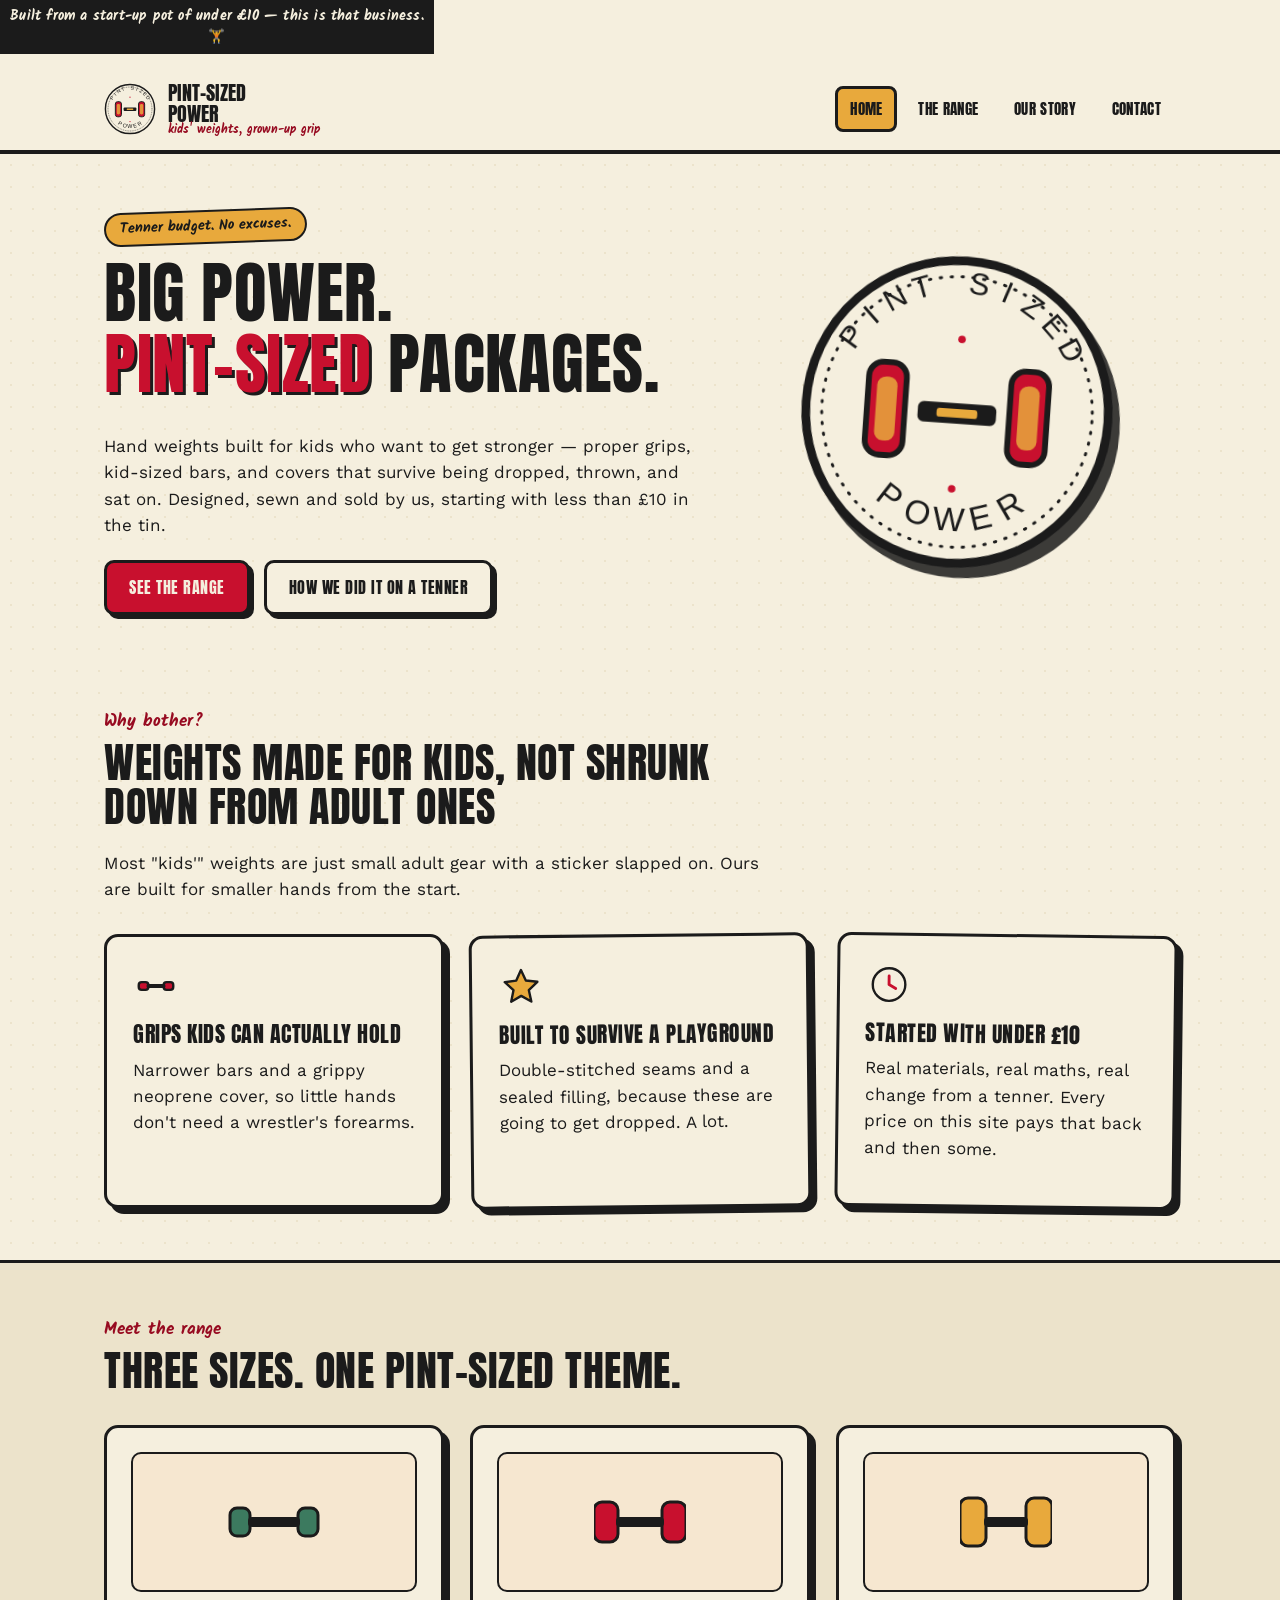
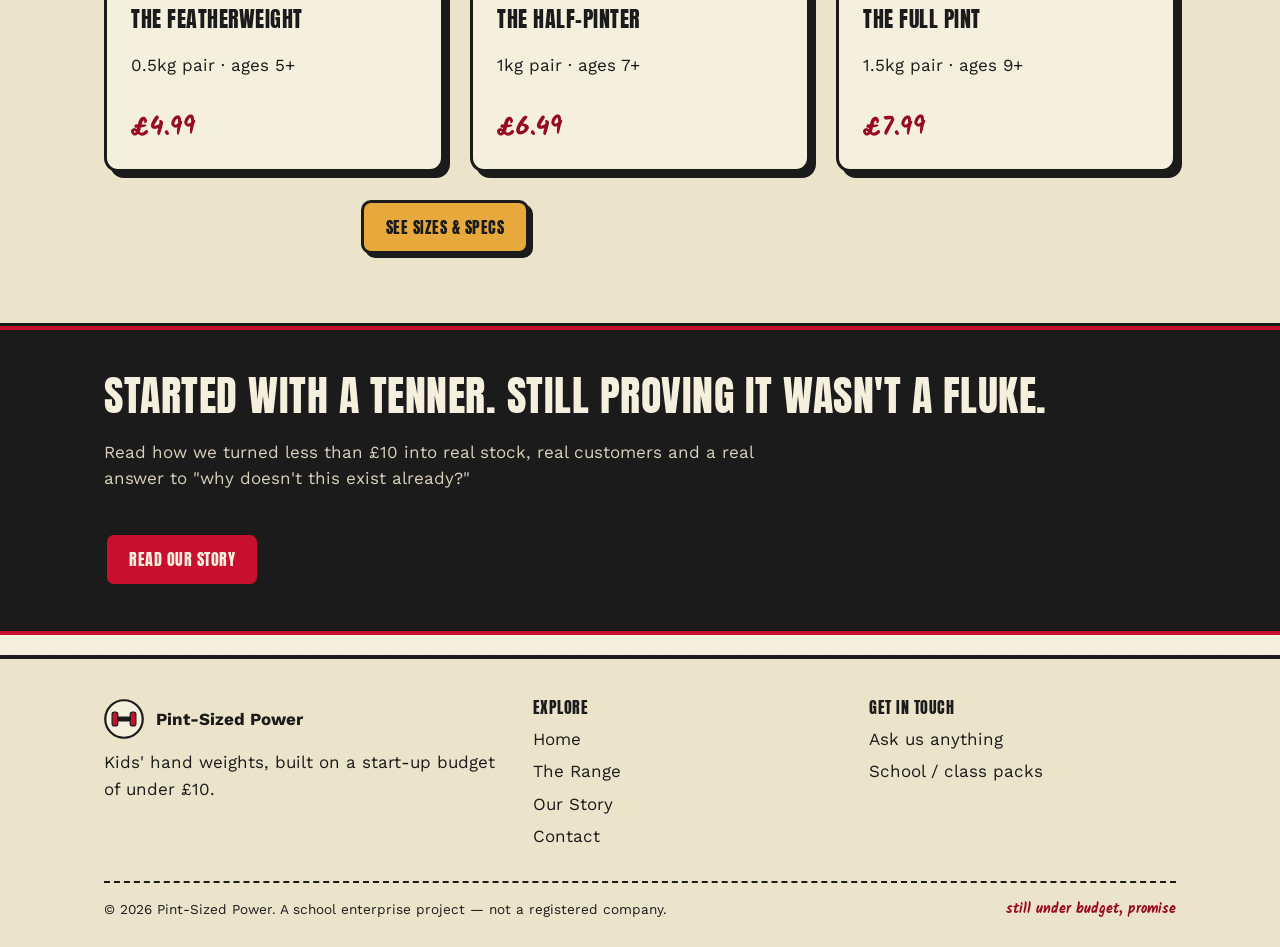
<file: index.html>
<!doctype html>
<html lang="en-GB">
<head>
<meta charset="utf-8">
<meta name="viewport" content="width=device-width, initial-scale=1">
<title>Pint-Sized Power — kids' hand weights, built on a tenner</title>
<meta name="description" content="Pint-Sized Power makes safe, sturdy hand weights sized for kids. Started (and still running) on a start-up budget of under £10.">
<link rel="icon" type="image/svg+xml" href="assets/img/favicon.svg">
<link rel="stylesheet" href="assets/css/styles.css">
</head>
<body>
<a class="skip-link" href="#main">Skip to content</a>

<header class="site-header">
  <p class="topbar">Built from a start-up pot of under £10 — this is that business. 🏋️</p>
  <nav class="nav">
    <a class="brand" href="index.html">
      <img src="assets/img/logo.svg" alt="Pint-Sized Power logo — a dumbbell inside a badge">
      <span class="brand-text">Pint-Sized<br>Power<span>kids' weights, grown-up grip</span></span>
    </a>
    <button class="nav-toggle" aria-label="Open menu" aria-expanded="false">
      <span></span><span></span><span></span>
    </button>
    <ul class="nav-links">
      <li><a href="index.html">Home</a></li>
      <li><a href="products.html">The Range</a></li>
      <li><a href="about.html">Our Story</a></li>
      <li><a href="contact.html">Contact</a></li>
    </ul>
  </nav>
</header>

<main id="main">

  <section class="hero">
    <div class="wrap">
      <div>
        <span class="hero-kicker">Tenner budget. No excuses.</span>
        <h1>Big power.<br><mark>Pint-sized</mark> packages.</h1>
        <p>Hand weights built for kids who want to get stronger — proper grips, kid-sized bars, and covers that survive being dropped, thrown, and sat on. Designed, sewn and sold by us, starting with less than £10 in the tin.</p>
        <div class="hero-actions">
          <a class="btn btn--red" href="products.html">See the range</a>
          <a class="btn btn--ghost" href="about.html">How we did it on a tenner</a>
        </div>
      </div>
      <div class="hero-art">
        <img src="assets/img/logo.svg" alt="" aria-hidden="true">
      </div>
    </div>
  </section>

  <section class="section">
    <div class="wrap">
      <div class="section-head">
        <span class="tag">Why bother?</span>
        <h2>Weights made for kids, not shrunk down from adult ones</h2>
        <p>Most "kids'" weights are just small adult gear with a sticker slapped on. Ours are built for smaller hands from the start.</p>
      </div>
      <div class="grid grid--3">
        <div class="card">
          <svg class="icon" viewBox="0 0 48 48" fill="none" xmlns="http://www.w3.org/2000/svg">
            <rect x="6" y="20" width="10" height="8" rx="3" fill="#C8102E" stroke="#1B1B1B" stroke-width="2.5"/>
            <rect x="32" y="20" width="10" height="8" rx="3" fill="#C8102E" stroke="#1B1B1B" stroke-width="2.5"/>
            <rect x="14" y="22" width="20" height="4" rx="2" fill="#1B1B1B"/>
          </svg>
          <h3>Grips kids can actually hold</h3>
          <p>Narrower bars and a grippy neoprene cover, so little hands don't need a wrestler's forearms.</p>
        </div>
        <div class="card">
          <svg class="icon" viewBox="0 0 48 48" fill="none" xmlns="http://www.w3.org/2000/svg">
            <path d="M24 6l5 11 12 1.5-9 8.5 2.5 12L24 33l-10.5 6 2.5-12-9-8.5L19 17z" fill="#E8A93C" stroke="#1B1B1B" stroke-width="2.5" stroke-linejoin="round"/>
          </svg>
          <h3>Built to survive a playground</h3>
          <p>Double-stitched seams and a sealed filling, because these are going to get dropped. A lot.</p>
        </div>
        <div class="card">
          <svg class="icon" viewBox="0 0 48 48" fill="none" xmlns="http://www.w3.org/2000/svg">
            <circle cx="24" cy="24" r="17" fill="#F5EFDE" stroke="#1B1B1B" stroke-width="2.5"/>
            <path d="M24 15v9l7 4" stroke="#C8102E" stroke-width="3" stroke-linecap="round" stroke-linejoin="round"/>
          </svg>
          <h3>Started with under £10</h3>
          <p>Real materials, real maths, real change from a tenner. Every price on this site pays that back and then some.</p>
        </div>
      </div>
    </div>
  </section>

  <section class="section section--alt">
    <div class="wrap">
      <div class="section-head">
        <span class="tag">Meet the range</span>
        <h2>Three sizes. One pint-sized theme.</h2>
      </div>
      <div class="grid grid--3">
        <div class="product-card">
          <div class="swatch" style="background:#f6e7d0;">
            <svg width="92" height="60" viewBox="0 0 92 60"><rect x="2" y="16" width="20" height="28" rx="7" fill="#3C7A5F" stroke="#1B1B1B" stroke-width="3"/><rect x="70" y="16" width="20" height="28" rx="7" fill="#3C7A5F" stroke="#1B1B1B" stroke-width="3"/><rect x="20" y="25" width="52" height="10" rx="4" fill="#1B1B1B"/></svg>
          </div>
          <h3>The Featherweight</h3>
          <p>0.5kg pair · ages 5+</p>
          <span class="price-tag">£4.99</span>
        </div>
        <div class="product-card">
          <div class="swatch" style="background:#f6e7d0;">
            <svg width="92" height="60" viewBox="0 0 92 60"><rect x="0" y="10" width="24" height="40" rx="8" fill="#C8102E" stroke="#1B1B1B" stroke-width="3"/><rect x="68" y="10" width="24" height="40" rx="8" fill="#C8102E" stroke="#1B1B1B" stroke-width="3"/><rect x="22" y="25" width="48" height="10" rx="4" fill="#1B1B1B"/></svg>
          </div>
          <h3>The Half-Pinter</h3>
          <p>1kg pair · ages 7+</p>
          <span class="price-tag">£6.49</span>
        </div>
        <div class="product-card">
          <div class="swatch" style="background:#f6e7d0;">
            <svg width="92" height="60" viewBox="0 0 92 60"><rect x="0" y="6" width="26" height="48" rx="8" fill="#E8A93C" stroke="#1B1B1B" stroke-width="3"/><rect x="66" y="6" width="26" height="48" rx="8" fill="#E8A93C" stroke="#1B1B1B" stroke-width="3"/><rect x="24" y="25" width="44" height="10" rx="4" fill="#1B1B1B"/></svg>
          </div>
          <h3>The Full Pint</h3>
          <p>1.5kg pair · ages 9+</p>
          <span class="price-tag">£7.99</span>
        </div>
      </div>
      <p class="center" style="margin-top:28px;"><a class="btn" href="products.html">See sizes &amp; specs</a></p>
    </div>
  </section>

  <section class="banner">
    <div class="wrap">
      <div>
        <h2 class="mt-0">Started with a tenner. Still proving it wasn't a fluke.</h2>
        <p>Read how we turned less than £10 into real stock, real customers and a real answer to "why doesn't this exist already?"</p>
      </div>
      <a class="btn btn--red" href="about.html">Read our story</a>
    </div>
  </section>

</main>

<footer class="site-footer">
  <div class="wrap">
    <div class="footer-grid">
      <div>
        <div class="footer-brand">
          <img src="assets/img/favicon.svg" alt="">
          <strong>Pint-Sized Power</strong>
        </div>
        <p>Kids' hand weights, built on a start-up budget of under £10.</p>
      </div>
      <div>
        <h3>Explore</h3>
        <ul>
          <li><a href="index.html">Home</a></li>
          <li><a href="products.html">The Range</a></li>
          <li><a href="about.html">Our Story</a></li>
          <li><a href="contact.html">Contact</a></li>
        </ul>
      </div>
      <div>
        <h3>Get in touch</h3>
        <ul>
          <li><a href="contact.html">Ask us anything</a></li>
          <li><a href="contact.html">School / class packs</a></li>
        </ul>
      </div>
    </div>
    <div class="footer-bottom">
      <span>© 2026 Pint-Sized Power. A school enterprise project — not a registered company.</span>
      <span class="note">still under budget, promise</span>
    </div>
  </div>
</footer>

<script src="assets/js/main.js"></script>
</body>
</html>
</file>
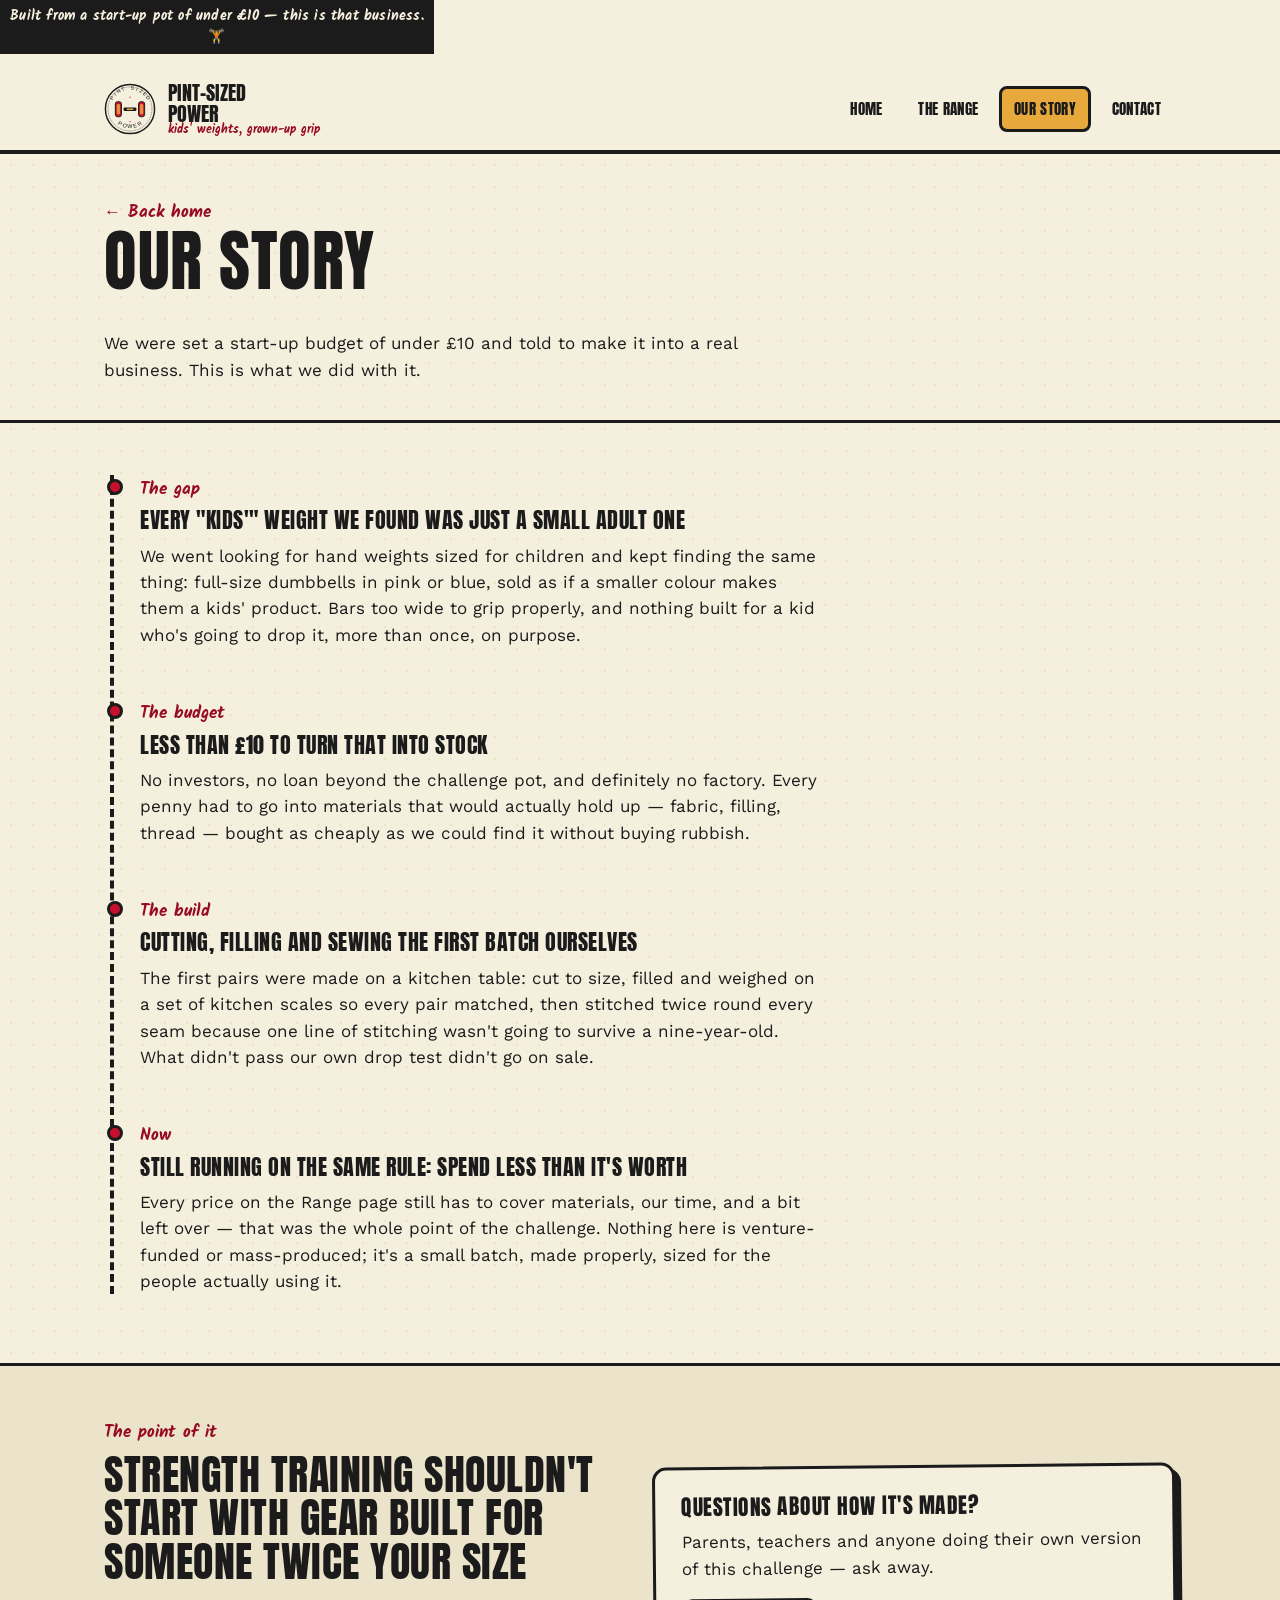
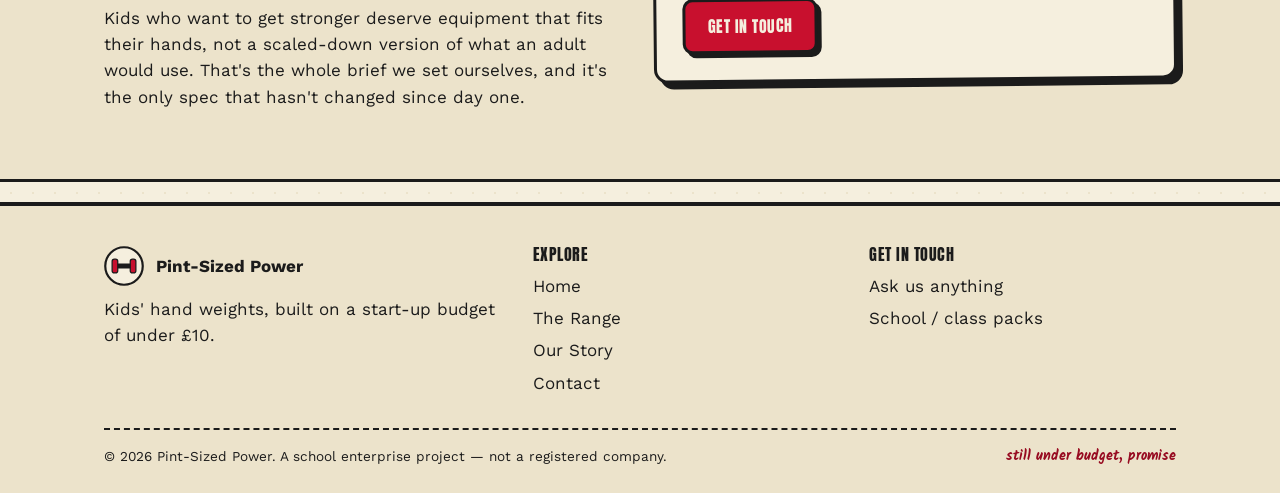
<file: about.html>
<!doctype html>
<html lang="en-GB">
<head>
<meta charset="utf-8">
<meta name="viewport" content="width=device-width, initial-scale=1">
<title>Our Story — Pint-Sized Power</title>
<meta name="description" content="How Pint-Sized Power went from a spotted gap in the market to real kids' hand weights, all starting with a business challenge budget of under £10.">
<link rel="icon" type="image/svg+xml" href="assets/img/favicon.svg">
<link rel="stylesheet" href="assets/css/styles.css">
</head>
<body>
<a class="skip-link" href="#main">Skip to content</a>

<header class="site-header">
  <p class="topbar">Built from a start-up pot of under £10 — this is that business. 🏋️</p>
  <nav class="nav">
    <a class="brand" href="index.html">
      <img src="assets/img/logo.svg" alt="Pint-Sized Power logo — a dumbbell inside a badge">
      <span class="brand-text">Pint-Sized<br>Power<span>kids' weights, grown-up grip</span></span>
    </a>
    <button class="nav-toggle" aria-label="Open menu" aria-expanded="false">
      <span></span><span></span><span></span>
    </button>
    <ul class="nav-links">
      <li><a href="index.html">Home</a></li>
      <li><a href="products.html">The Range</a></li>
      <li><a href="about.html">Our Story</a></li>
      <li><a href="contact.html">Contact</a></li>
    </ul>
  </nav>
</header>

<main id="main">

  <section class="page-head">
    <div class="wrap">
      <a class="breadcrumb" href="index.html">&larr; Back home</a>
      <h1>Our Story</h1>
      <p>We were set a start-up budget of under £10 and told to make it into a real business. This is what we did with it.</p>
    </div>
  </section>

  <section class="section">
    <div class="wrap">
      <div class="timeline">

        <div class="timeline-step">
          <span class="tag">The gap</span>
          <h3>Every "kids'" weight we found was just a small adult one</h3>
          <p>We went looking for hand weights sized for children and kept finding the same thing: full-size dumbbells in pink or blue, sold as if a smaller colour makes them a kids' product. Bars too wide to grip properly, and nothing built for a kid who's going to drop it, more than once, on purpose.</p>
        </div>

        <div class="timeline-step">
          <span class="tag">The budget</span>
          <h3>Less than £10 to turn that into stock</h3>
          <p>No investors, no loan beyond the challenge pot, and definitely no factory. Every penny had to go into materials that would actually hold up — fabric, filling, thread — bought as cheaply as we could find it without buying rubbish.</p>
        </div>

        <div class="timeline-step">
          <span class="tag">The build</span>
          <h3>Cutting, filling and sewing the first batch ourselves</h3>
          <p>The first pairs were made on a kitchen table: cut to size, filled and weighed on a set of kitchen scales so every pair matched, then stitched twice round every seam because one line of stitching wasn't going to survive a nine-year-old. What didn't pass our own drop test didn't go on sale.</p>
        </div>

        <div class="timeline-step">
          <span class="tag">Now</span>
          <h3>Still running on the same rule: spend less than it's worth</h3>
          <p>Every price on the Range page still has to cover materials, our time, and a bit left over — that was the whole point of the challenge. Nothing here is venture-funded or mass-produced; it's a small batch, made properly, sized for the people actually using it.</p>
        </div>

      </div>
    </div>
  </section>

  <section class="section section--alt">
    <div class="wrap grid grid--2" style="align-items:center;">
      <div>
        <span class="tag">The point of it</span>
        <h2>Strength training shouldn't start with gear built for someone twice your size</h2>
        <p>Kids who want to get stronger deserve equipment that fits their hands, not a scaled-down version of what an adult would use. That's the whole brief we set ourselves, and it's the only spec that hasn't changed since day one.</p>
      </div>
      <div class="card">
        <h3>Questions about how it's made?</h3>
        <p>Parents, teachers and anyone doing their own version of this challenge — ask away.</p>
        <a class="btn btn--red" href="contact.html">Get in touch</a>
      </div>
    </div>
  </section>

</main>

<footer class="site-footer">
  <div class="wrap">
    <div class="footer-grid">
      <div>
        <div class="footer-brand">
          <img src="assets/img/favicon.svg" alt="">
          <strong>Pint-Sized Power</strong>
        </div>
        <p>Kids' hand weights, built on a start-up budget of under £10.</p>
      </div>
      <div>
        <h3>Explore</h3>
        <ul>
          <li><a href="index.html">Home</a></li>
          <li><a href="products.html">The Range</a></li>
          <li><a href="about.html">Our Story</a></li>
          <li><a href="contact.html">Contact</a></li>
        </ul>
      </div>
      <div>
        <h3>Get in touch</h3>
        <ul>
          <li><a href="contact.html">Ask us anything</a></li>
          <li><a href="contact.html">School / class packs</a></li>
        </ul>
      </div>
    </div>
    <div class="footer-bottom">
      <span>© 2026 Pint-Sized Power. A school enterprise project — not a registered company.</span>
      <span class="note">still under budget, promise</span>
    </div>
  </div>
</footer>

<script src="assets/js/main.js"></script>
</body>
</html>
</file>
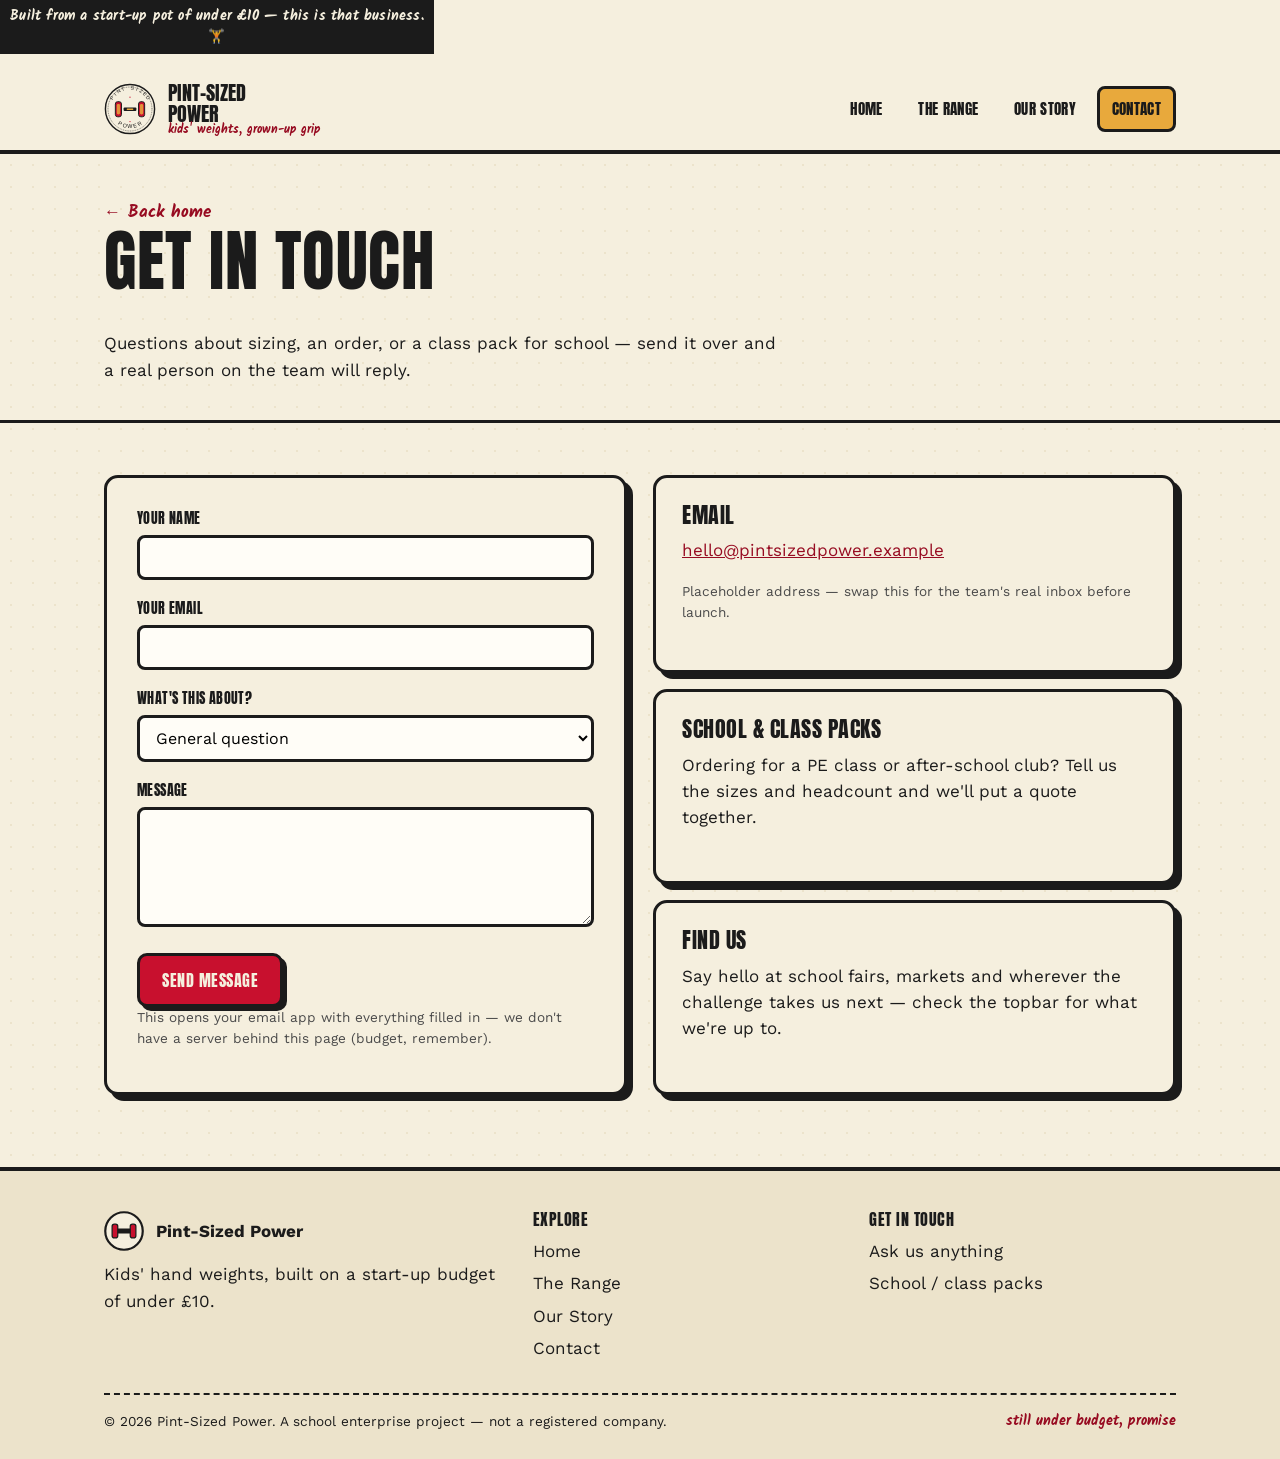
<file: contact.html>
<!doctype html>
<html lang="en-GB">
<head>
<meta charset="utf-8">
<meta name="viewport" content="width=device-width, initial-scale=1">
<title>Contact — Pint-Sized Power</title>
<meta name="description" content="Get in touch with Pint-Sized Power — questions, orders, and school class packs.">
<link rel="icon" type="image/svg+xml" href="assets/img/favicon.svg">
<link rel="stylesheet" href="assets/css/styles.css">
</head>
<body>
<a class="skip-link" href="#main">Skip to content</a>

<header class="site-header">
  <p class="topbar">Built from a start-up pot of under £10 — this is that business. 🏋️</p>
  <nav class="nav">
    <a class="brand" href="index.html">
      <img src="assets/img/logo.svg" alt="Pint-Sized Power logo — a dumbbell inside a badge">
      <span class="brand-text">Pint-Sized<br>Power<span>kids' weights, grown-up grip</span></span>
    </a>
    <button class="nav-toggle" aria-label="Open menu" aria-expanded="false">
      <span></span><span></span><span></span>
    </button>
    <ul class="nav-links">
      <li><a href="index.html">Home</a></li>
      <li><a href="products.html">The Range</a></li>
      <li><a href="about.html">Our Story</a></li>
      <li><a href="contact.html">Contact</a></li>
    </ul>
  </nav>
</header>

<main id="main">

  <section class="page-head">
    <div class="wrap">
      <a class="breadcrumb" href="index.html">&larr; Back home</a>
      <h1>Get in touch</h1>
      <p>Questions about sizing, an order, or a class pack for school — send it over and a real person on the team will reply.</p>
    </div>
  </section>

  <section class="section">
    <div class="wrap grid grid--2">

      <form class="form" id="contact-form" data-mailto="hello@pintsizedpower.example">
        <div class="field">
          <label for="name">Your name</label>
          <input type="text" id="name" name="name" required>
        </div>
        <div class="field">
          <label for="email">Your email</label>
          <input type="email" id="email" name="email" required>
        </div>
        <div class="field">
          <label for="reason">What's this about?</label>
          <select id="reason" name="reason">
            <option>General question</option>
            <option>Placing an order</option>
            <option>School / class pack enquiry</option>
            <option>Something arrived damaged</option>
            <option>Other</option>
          </select>
        </div>
        <div class="field">
          <label for="message">Message</label>
          <textarea id="message" name="message" required></textarea>
        </div>
        <button class="btn btn--red" type="submit">Send message</button>
        <p class="form-note" id="form-status">This opens your email app with everything filled in — we don't have a server behind this page (budget, remember).</p>
      </form>

      <div class="contact-details">
        <div class="card">
          <h3>Email</h3>
          <p><a href="mailto:hello@pintsizedpower.example">hello@pintsizedpower.example</a></p>
          <p class="form-note">Placeholder address — swap this for the team's real inbox before launch.</p>
        </div>
        <div class="card">
          <h3>School &amp; class packs</h3>
          <p>Ordering for a PE class or after-school club? Tell us the sizes and headcount and we'll put a quote together.</p>
        </div>
        <div class="card">
          <h3>Find us</h3>
          <p>Say hello at school fairs, markets and wherever the challenge takes us next — check the topbar for what we're up to.</p>
        </div>
      </div>

    </div>
  </section>

</main>

<footer class="site-footer">
  <div class="wrap">
    <div class="footer-grid">
      <div>
        <div class="footer-brand">
          <img src="assets/img/favicon.svg" alt="">
          <strong>Pint-Sized Power</strong>
        </div>
        <p>Kids' hand weights, built on a start-up budget of under £10.</p>
      </div>
      <div>
        <h3>Explore</h3>
        <ul>
          <li><a href="index.html">Home</a></li>
          <li><a href="products.html">The Range</a></li>
          <li><a href="about.html">Our Story</a></li>
          <li><a href="contact.html">Contact</a></li>
        </ul>
      </div>
      <div>
        <h3>Get in touch</h3>
        <ul>
          <li><a href="contact.html">Ask us anything</a></li>
          <li><a href="contact.html">School / class packs</a></li>
        </ul>
      </div>
    </div>
    <div class="footer-bottom">
      <span>© 2026 Pint-Sized Power. A school enterprise project — not a registered company.</span>
      <span class="note">still under budget, promise</span>
    </div>
  </div>
</footer>

<script src="assets/js/main.js"></script>
</body>
</html>
</file>
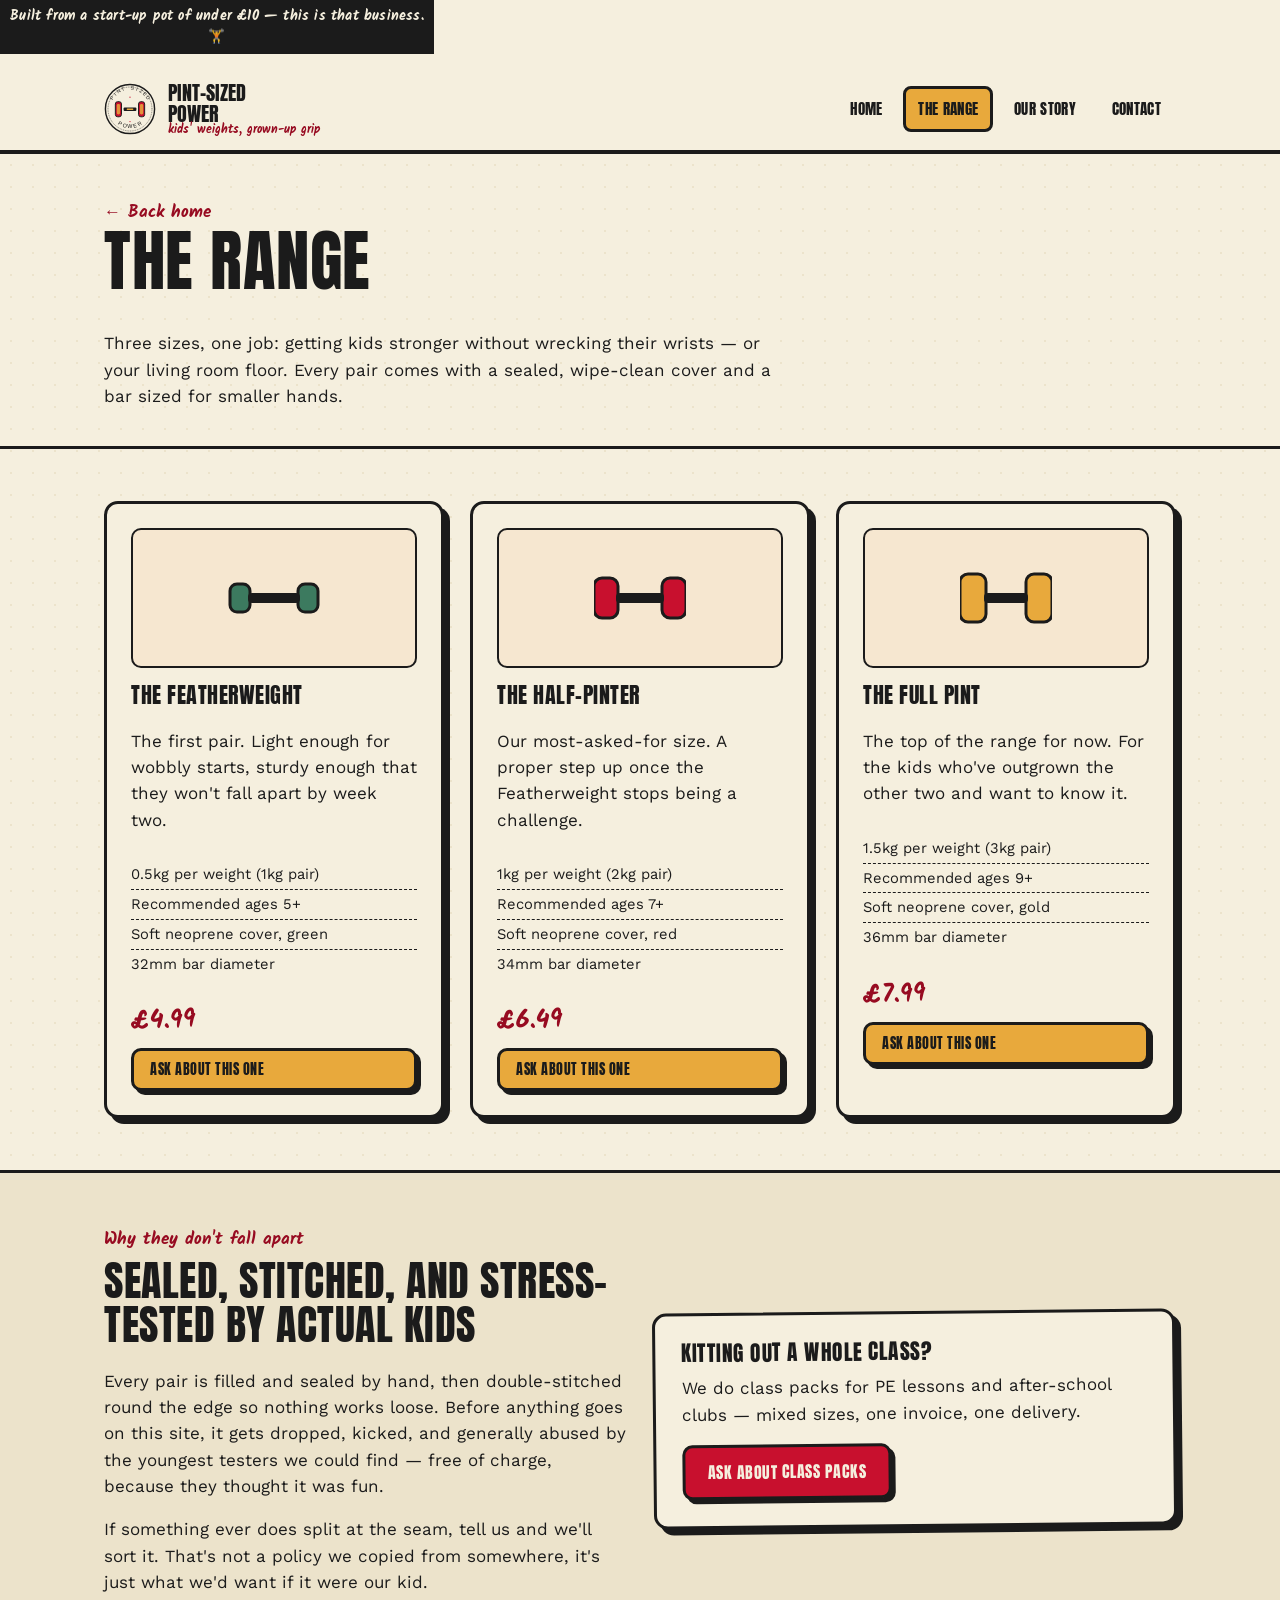
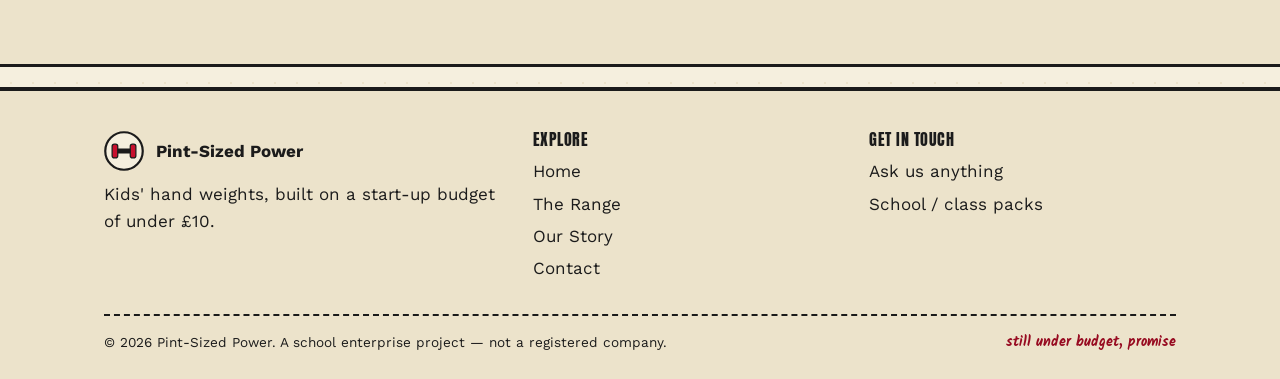
<file: products.html>
<!doctype html>
<html lang="en-GB">
<head>
<meta charset="utf-8">
<meta name="viewport" content="width=device-width, initial-scale=1">
<title>The Range — Pint-Sized Power</title>
<meta name="description" content="Three sizes of kids' hand weights: the Featherweight, the Half-Pinter and the Full Pint. Safe grips, sealed fillings, prices from £4.99.">
<link rel="icon" type="image/svg+xml" href="assets/img/favicon.svg">
<link rel="stylesheet" href="assets/css/styles.css">
</head>
<body>
<a class="skip-link" href="#main">Skip to content</a>

<header class="site-header">
  <p class="topbar">Built from a start-up pot of under £10 — this is that business. 🏋️</p>
  <nav class="nav">
    <a class="brand" href="index.html">
      <img src="assets/img/logo.svg" alt="Pint-Sized Power logo — a dumbbell inside a badge">
      <span class="brand-text">Pint-Sized<br>Power<span>kids' weights, grown-up grip</span></span>
    </a>
    <button class="nav-toggle" aria-label="Open menu" aria-expanded="false">
      <span></span><span></span><span></span>
    </button>
    <ul class="nav-links">
      <li><a href="index.html">Home</a></li>
      <li><a href="products.html">The Range</a></li>
      <li><a href="about.html">Our Story</a></li>
      <li><a href="contact.html">Contact</a></li>
    </ul>
  </nav>
</header>

<main id="main">

  <section class="page-head">
    <div class="wrap">
      <a class="breadcrumb" href="index.html">&larr; Back home</a>
      <h1>The Range</h1>
      <p>Three sizes, one job: getting kids stronger without wrecking their wrists — or your living room floor. Every pair comes with a sealed, wipe-clean cover and a bar sized for smaller hands.</p>
    </div>
  </section>

  <section class="section">
    <div class="wrap">
      <div class="grid grid--3">

        <div class="product-card">
          <div class="swatch" style="background:#f6e7d0;">
            <svg width="92" height="60" viewBox="0 0 92 60"><rect x="2" y="16" width="20" height="28" rx="7" fill="#3C7A5F" stroke="#1B1B1B" stroke-width="3"/><rect x="70" y="16" width="20" height="28" rx="7" fill="#3C7A5F" stroke="#1B1B1B" stroke-width="3"/><rect x="20" y="25" width="52" height="10" rx="4" fill="#1B1B1B"/></svg>
          </div>
          <h3>The Featherweight</h3>
          <p>The first pair. Light enough for wobbly starts, sturdy enough that they won't fall apart by week two.</p>
          <ul class="spec-list">
            <li>0.5kg per weight (1kg pair)</li>
            <li>Recommended ages 5+</li>
            <li>Soft neoprene cover, green</li>
            <li>32mm bar diameter</li>
          </ul>
          <span class="price-tag">£4.99</span>
          <a class="btn btn--sm" href="contact.html">Ask about this one</a>
        </div>

        <div class="product-card">
          <div class="swatch" style="background:#f6e7d0;">
            <svg width="92" height="60" viewBox="0 0 92 60"><rect x="0" y="10" width="24" height="40" rx="8" fill="#C8102E" stroke="#1B1B1B" stroke-width="3"/><rect x="68" y="10" width="24" height="40" rx="8" fill="#C8102E" stroke="#1B1B1B" stroke-width="3"/><rect x="22" y="25" width="48" height="10" rx="4" fill="#1B1B1B"/></svg>
          </div>
          <h3>The Half-Pinter</h3>
          <p>Our most-asked-for size. A proper step up once the Featherweight stops being a challenge.</p>
          <ul class="spec-list">
            <li>1kg per weight (2kg pair)</li>
            <li>Recommended ages 7+</li>
            <li>Soft neoprene cover, red</li>
            <li>34mm bar diameter</li>
          </ul>
          <span class="price-tag">£6.49</span>
          <a class="btn btn--sm" href="contact.html">Ask about this one</a>
        </div>

        <div class="product-card">
          <div class="swatch" style="background:#f6e7d0;">
            <svg width="92" height="60" viewBox="0 0 92 60"><rect x="0" y="6" width="26" height="48" rx="8" fill="#E8A93C" stroke="#1B1B1B" stroke-width="3"/><rect x="66" y="6" width="26" height="48" rx="8" fill="#E8A93C" stroke="#1B1B1B" stroke-width="3"/><rect x="24" y="25" width="44" height="10" rx="4" fill="#1B1B1B"/></svg>
          </div>
          <h3>The Full Pint</h3>
          <p>The top of the range for now. For the kids who've outgrown the other two and want to know it.</p>
          <ul class="spec-list">
            <li>1.5kg per weight (3kg pair)</li>
            <li>Recommended ages 9+</li>
            <li>Soft neoprene cover, gold</li>
            <li>36mm bar diameter</li>
          </ul>
          <span class="price-tag">£7.99</span>
          <a class="btn btn--sm" href="contact.html">Ask about this one</a>
        </div>

      </div>
    </div>
  </section>

  <section class="section section--alt">
    <div class="wrap grid grid--2" style="align-items:center;">
      <div>
        <span class="tag">Why they don't fall apart</span>
        <h2>Sealed, stitched, and stress-tested by actual kids</h2>
        <p>Every pair is filled and sealed by hand, then double-stitched round the edge so nothing works loose. Before anything goes on this site, it gets dropped, kicked, and generally abused by the youngest testers we could find — free of charge, because they thought it was fun.</p>
        <p>If something ever does split at the seam, tell us and we'll sort it. That's not a policy we copied from somewhere, it's just what we'd want if it were our kid.</p>
      </div>
      <div class="card">
        <h3>Kitting out a whole class?</h3>
        <p>We do class packs for PE lessons and after-school clubs — mixed sizes, one invoice, one delivery.</p>
        <a class="btn btn--red" href="contact.html">Ask about class packs</a>
      </div>
    </div>
  </section>

</main>

<footer class="site-footer">
  <div class="wrap">
    <div class="footer-grid">
      <div>
        <div class="footer-brand">
          <img src="assets/img/favicon.svg" alt="">
          <strong>Pint-Sized Power</strong>
        </div>
        <p>Kids' hand weights, built on a start-up budget of under £10.</p>
      </div>
      <div>
        <h3>Explore</h3>
        <ul>
          <li><a href="index.html">Home</a></li>
          <li><a href="products.html">The Range</a></li>
          <li><a href="about.html">Our Story</a></li>
          <li><a href="contact.html">Contact</a></li>
        </ul>
      </div>
      <div>
        <h3>Get in touch</h3>
        <ul>
          <li><a href="contact.html">Ask us anything</a></li>
          <li><a href="contact.html">School / class packs</a></li>
        </ul>
      </div>
    </div>
    <div class="footer-bottom">
      <span>© 2026 Pint-Sized Power. A school enterprise project — not a registered company.</span>
      <span class="note">still under budget, promise</span>
    </div>
  </div>
</footer>

<script src="assets/js/main.js"></script>
</body>
</html>
</file>
<file: assets/css/styles.css>
/* Pint-Sized Power — house styles.
   Poster/badge look on purpose: hard edges, offset shadows, a bit crooked. */

@import url('https://fonts.googleapis.com/css2?family=Anton&family=Kalam:wght@400;700&family=Work+Sans:ital,wght@0,400;0,500;0,600;0,700;1,600&display=swap');

:root{
  --ink: #1b1b1b;
  --paper: #f5efde;
  --paper-dark: #ece3cb;
  --red: #c8102e;
  --red-dark: #970b21;
  --gold: #e8a93c;
  --green: #3c7a5f;
  --shadow: 6px 6px 0 var(--ink);
  --shadow-sm: 4px 4px 0 var(--ink);
  --radius: 14px;
  --maxw: 1120px;
}

*, *::before, *::after{ box-sizing: border-box; }

html{ scroll-behavior: smooth; }

body{
  margin: 0;
  background: var(--paper);
  color: var(--ink);
  font-family: 'Work Sans', -apple-system, BlinkMacSystemFont, sans-serif;
  font-size: 17px;
  line-height: 1.55;
  background-image:
    radial-gradient(var(--paper-dark) 1px, transparent 1.4px);
  background-size: 22px 22px;
}

h1, h2, h3, .display{
  font-family: 'Anton', Impact, 'Arial Narrow', sans-serif;
  font-weight: 400;
  text-transform: uppercase;
  letter-spacing: 0.5px;
  line-height: 1.05;
  margin: 0 0 0.5em;
}

h1{ font-size: clamp(2.4rem, 6vw, 4.2rem); }
h2{ font-size: clamp(1.8rem, 4vw, 2.6rem); }
h3{ font-size: 1.35rem; }

p{ margin: 0 0 1em; max-width: 62ch; }

a{ color: var(--red-dark); }

.note{
  font-family: 'Kalam', cursive;
  font-weight: 700;
  color: var(--red-dark);
}

img, svg{ max-width: 100%; display: block; }

.wrap{
  max-width: var(--maxw);
  margin: 0 auto;
  padding: 0 24px;
}

.skip-link{
  position: absolute;
  left: -999px;
  top: 0;
  background: var(--ink);
  color: var(--paper);
  padding: 10px 16px;
  z-index: 100;
}
.skip-link:focus{ left: 12px; top: 12px; }

/* ---------- Buttons ---------- */

.btn{
  display: inline-flex;
  align-items: center;
  gap: 8px;
  font-family: 'Anton', Impact, sans-serif;
  text-transform: uppercase;
  letter-spacing: 0.5px;
  font-size: 1rem;
  text-decoration: none;
  color: var(--ink);
  background: var(--gold);
  border: 3px solid var(--ink);
  border-radius: 10px;
  padding: 12px 22px;
  box-shadow: var(--shadow-sm);
  cursor: pointer;
  transition: transform 0.12s ease, box-shadow 0.12s ease;
}
.btn:hover{ transform: translate(2px, 2px); box-shadow: 2px 2px 0 var(--ink); }
.btn:active{ transform: translate(4px, 4px); box-shadow: 0 0 0 var(--ink); }

.btn--red{ background: var(--red); color: var(--paper); }
.btn--ghost{ background: var(--paper); }
.btn--sm{ padding: 8px 16px; font-size: 0.85rem; }

/* ---------- Header ---------- */

.site-header{
  border-bottom: 4px solid var(--ink);
  background: var(--paper);
  position: sticky;
  top: 0;
  z-index: 40;
}

.topbar{
  background: var(--ink);
  color: var(--paper);
  font-family: 'Kalam', cursive;
  font-weight: 700;
  font-size: 0.85rem;
  text-align: center;
  padding: 6px 10px;
  letter-spacing: 0.2px;
}

.nav{
  display: flex;
  align-items: center;
  justify-content: space-between;
  padding: 14px 24px;
  max-width: var(--maxw);
  margin: 0 auto;
  gap: 16px;
}

.brand{
  display: flex;
  align-items: center;
  gap: 12px;
  text-decoration: none;
  color: var(--ink);
}
.brand img{ width: 52px; height: 52px; }
.brand-text{
  font-family: 'Anton', Impact, sans-serif;
  font-size: 1.25rem;
  line-height: 1.05;
  text-transform: uppercase;
}
.brand-text span{
  display: block;
  font-family: 'Kalam', cursive;
  text-transform: none;
  font-size: 0.72rem;
  color: var(--red-dark);
  font-weight: 700;
}

.nav-toggle{
  display: none;
  background: none;
  border: 3px solid var(--ink);
  border-radius: 8px;
  padding: 8px 10px;
  cursor: pointer;
}
.nav-toggle span{
  display: block;
  width: 22px;
  height: 3px;
  background: var(--ink);
  margin: 4px 0;
}

.nav-links{
  display: flex;
  gap: 6px;
  list-style: none;
  margin: 0;
  padding: 0;
}
.nav-links a{
  display: block;
  text-decoration: none;
  color: var(--ink);
  font-family: 'Anton', Impact, sans-serif;
  text-transform: uppercase;
  font-size: 0.95rem;
  letter-spacing: 0.3px;
  padding: 8px 12px;
  border-radius: 8px;
  border: 3px solid transparent;
}
.nav-links a:hover,
.nav-links a[aria-current="page"]{
  border-color: var(--ink);
  background: var(--gold);
}

@media (max-width: 780px){
  .nav-toggle{ display: block; }
  .nav-links{
    position: absolute;
    top: 100%;
    left: 0;
    right: 0;
    background: var(--paper);
    border-bottom: 4px solid var(--ink);
    flex-direction: column;
    padding: 10px 24px 18px;
    display: none;
  }
  .nav-links.is-open{ display: flex; }
  .nav-links a{ padding: 12px 10px; }
}

/* ---------- Hero ---------- */

.hero{
  padding: 56px 0 40px;
  overflow: hidden;
}
.hero .wrap{
  display: grid;
  grid-template-columns: 1.15fr 0.85fr;
  gap: 40px;
  align-items: center;
}
.hero-kicker{
  display: inline-block;
  font-family: 'Kalam', cursive;
  font-weight: 700;
  background: var(--gold);
  border: 2px solid var(--ink);
  border-radius: 999px;
  padding: 4px 14px;
  font-size: 0.9rem;
  transform: rotate(-2deg);
  margin-bottom: 14px;
}
.hero h1 mark{
  background: none;
  color: var(--red);
  text-shadow: 3px 3px 0 var(--ink);
}
.hero-actions{
  display: flex;
  flex-wrap: wrap;
  gap: 14px;
  margin-top: 22px;
}
.hero-art{
  display: flex;
  justify-content: center;
}
.hero-art img{
  width: min(320px, 100%);
  transform: rotate(4deg);
  filter: drop-shadow(8px 10px 0 rgba(27,27,27,0.85));
}

@media (max-width: 780px){
  .hero .wrap{ grid-template-columns: 1fr; }
  .hero-art{ order: -1; }
  .hero-art img{ width: 220px; }
}

/* ---------- Sections & cards ---------- */

.section{ padding: 52px 0; }
.section--alt{ background: var(--paper-dark); border-top: 3px solid var(--ink); border-bottom: 3px solid var(--ink); }
.section-head{ max-width: 60ch; margin-bottom: 32px; }

.tag{
  display: inline-block;
  font-family: 'Kalam', cursive;
  font-weight: 700;
  color: var(--red-dark);
  margin-bottom: 6px;
}

.grid{
  display: grid;
  gap: 26px;
}
.grid--3{ grid-template-columns: repeat(3, 1fr); }
.grid--2{ grid-template-columns: repeat(2, 1fr); }

@media (max-width: 860px){
  .grid--3, .grid--2{ grid-template-columns: 1fr; }
}

.card{
  background: var(--paper);
  border: 3px solid var(--ink);
  border-radius: var(--radius);
  box-shadow: var(--shadow);
  padding: 26px;
}
.card:nth-child(2n){ transform: rotate(-0.6deg); }
.card:nth-child(3n){ transform: rotate(0.7deg); }

.card .icon{ width: 46px; height: 46px; margin-bottom: 14px; }

/* product cards */
.product-card{
  background: var(--paper);
  border: 3px solid var(--ink);
  border-radius: var(--radius);
  box-shadow: var(--shadow);
  padding: 24px;
  display: flex;
  flex-direction: column;
  gap: 10px;
}
.product-card .swatch{
  width: 100%;
  height: 140px;
  border: 2px solid var(--ink);
  border-radius: 10px;
  display: flex;
  align-items: center;
  justify-content: center;
  margin-bottom: 6px;
}
.product-card .swatch img{ width: 92px; }
.price-tag{
  font-family: 'Kalam', cursive;
  font-weight: 700;
  font-size: 1.6rem;
  color: var(--red-dark);
  transform: rotate(-2deg);
  display: inline-block;
}
.spec-list{
  list-style: none;
  padding: 0;
  margin: 0 0 10px;
  font-size: 0.92rem;
}
.spec-list li{ padding: 3px 0; border-top: 1px dashed var(--ink); }
.spec-list li:first-child{ border-top: none; }

/* ---------- Banner / CTA strip ---------- */

.banner{
  background: var(--ink);
  color: var(--paper);
  border-top: 4px solid var(--red);
  border-bottom: 4px solid var(--red);
  padding: 44px 0;
}
.banner h2{ color: var(--paper); }
.banner p{ color: #d8d0ba; }
.banner .wrap{
  display: flex;
  align-items: center;
  justify-content: space-between;
  gap: 24px;
  flex-wrap: wrap;
}

/* ---------- Page header (inner pages) ---------- */

.page-head{
  padding: 44px 0 20px;
  border-bottom: 3px solid var(--ink);
}
.breadcrumb{
  font-family: 'Kalam', cursive;
  font-weight: 700;
  color: var(--red-dark);
  text-decoration: none;
}

/* ---------- Story timeline (about page) ---------- */

.timeline{
  border-left: 4px dashed var(--ink);
  padding-left: 26px;
  margin-left: 6px;
}
.timeline-step{ position: relative; padding-bottom: 34px; }
.timeline-step::before{
  content: "";
  position: absolute;
  left: -33px;
  top: 4px;
  width: 16px;
  height: 16px;
  background: var(--red);
  border: 3px solid var(--ink);
  border-radius: 50%;
}
.timeline-step:last-child{ padding-bottom: 0; }

/* ---------- Form ---------- */

.form{
  background: var(--paper);
  border: 3px solid var(--ink);
  border-radius: var(--radius);
  box-shadow: var(--shadow);
  padding: 30px;
  max-width: 560px;
}
.field{ margin-bottom: 18px; }
.field label{
  display: block;
  font-family: 'Anton', Impact, sans-serif;
  text-transform: uppercase;
  font-size: 0.85rem;
  letter-spacing: 0.4px;
  margin-bottom: 6px;
}
.field input,
.field textarea,
.field select{
  width: 100%;
  font-family: 'Work Sans', sans-serif;
  font-size: 1rem;
  padding: 10px 12px;
  border: 3px solid var(--ink);
  border-radius: 8px;
  background: #fffdf7;
}
.field textarea{ resize: vertical; min-height: 120px; }
.form-note{ font-size: 0.85rem; color: #4a4a4a; }

.contact-details{
  display: grid;
  gap: 16px;
}
.contact-details .card{ transform: none; }

/* ---------- Footer ---------- */

.site-footer{
  border-top: 4px solid var(--ink);
  background: var(--paper-dark);
  padding: 40px 0 26px;
  margin-top: 20px;
}
.footer-grid{
  display: grid;
  grid-template-columns: 1.3fr 1fr 1fr;
  gap: 30px;
  margin-bottom: 26px;
}
.footer-grid h3{ font-size: 1rem; margin-bottom: 10px; }
.footer-grid ul{ list-style: none; padding: 0; margin: 0; }
.footer-grid li{ margin-bottom: 6px; }
.footer-grid a{ color: var(--ink); text-decoration: none; }
.footer-grid a:hover{ text-decoration: underline; }
.footer-brand{ display: flex; align-items: center; gap: 12px; margin-bottom: 10px; }
.footer-brand img{ width: 40px; height: 40px; }
.footer-bottom{
  border-top: 2px dashed var(--ink);
  padding-top: 16px;
  font-size: 0.85rem;
  display: flex;
  justify-content: space-between;
  flex-wrap: wrap;
  gap: 8px;
}

@media (max-width: 720px){
  .footer-grid{ grid-template-columns: 1fr; }
}

/* ---------- Utility ---------- */

.center{ text-align: center; }
.mt-0{ margin-top: 0; }
.stack{ display: flex; flex-direction: column; gap: 10px; }
</file>
